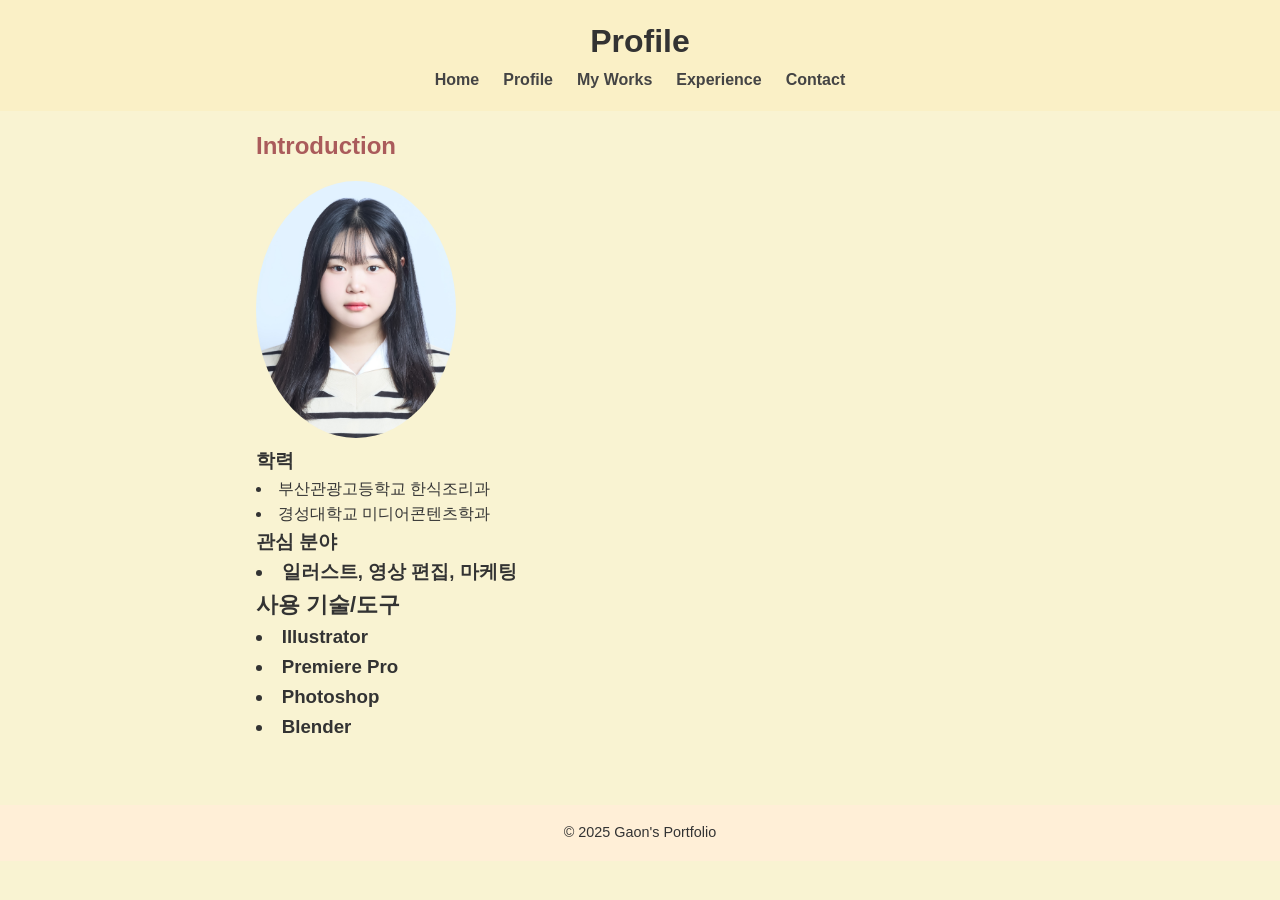
<file: about.html>
<!DOCTYPE html>
<html lang="ko">
<head>
  <meta charset="UTF-8"/>
  <meta name="viewport" content="width=device-width, initial-scale=1.0"/>
  <title>Profile</title>
  <link rel="stylesheet" href="style.css"/>
</head>
<body>
  <header>
    <h1>Profile</h1>
    <nav>
      <a href="index.html">Home</a>
      <a href="about.html">Profile</a>
      <a href="works.html">My Works</a>
      <a href="experience.html">Experience</a>
      <a href="contact.html">Contact</a>
    </nav>
  </header>
  <main class="section">
    <h2>Introduction</h2><img src="증사.jpg" alt="가온 사진" style="width:200px; border-radius:50%;" />
    <h3>학력</h3>
    <li>부산관광고등학교 한식조리과
    <li>경성대학교 미디어콘텐츠학과
    <h3>관심 분야  
    <li>일러스트, 영상 편집, 마케팅
    <h3>사용 기술/도구</h3>
      <li>Illustrator
      <li>Premiere Pro
      <li>Photoshop
      <li>Blender
    </ul>
  </main>




  <footer>© 2025 Gaon's Portfolio</footer>
</body>
</html>
</file>
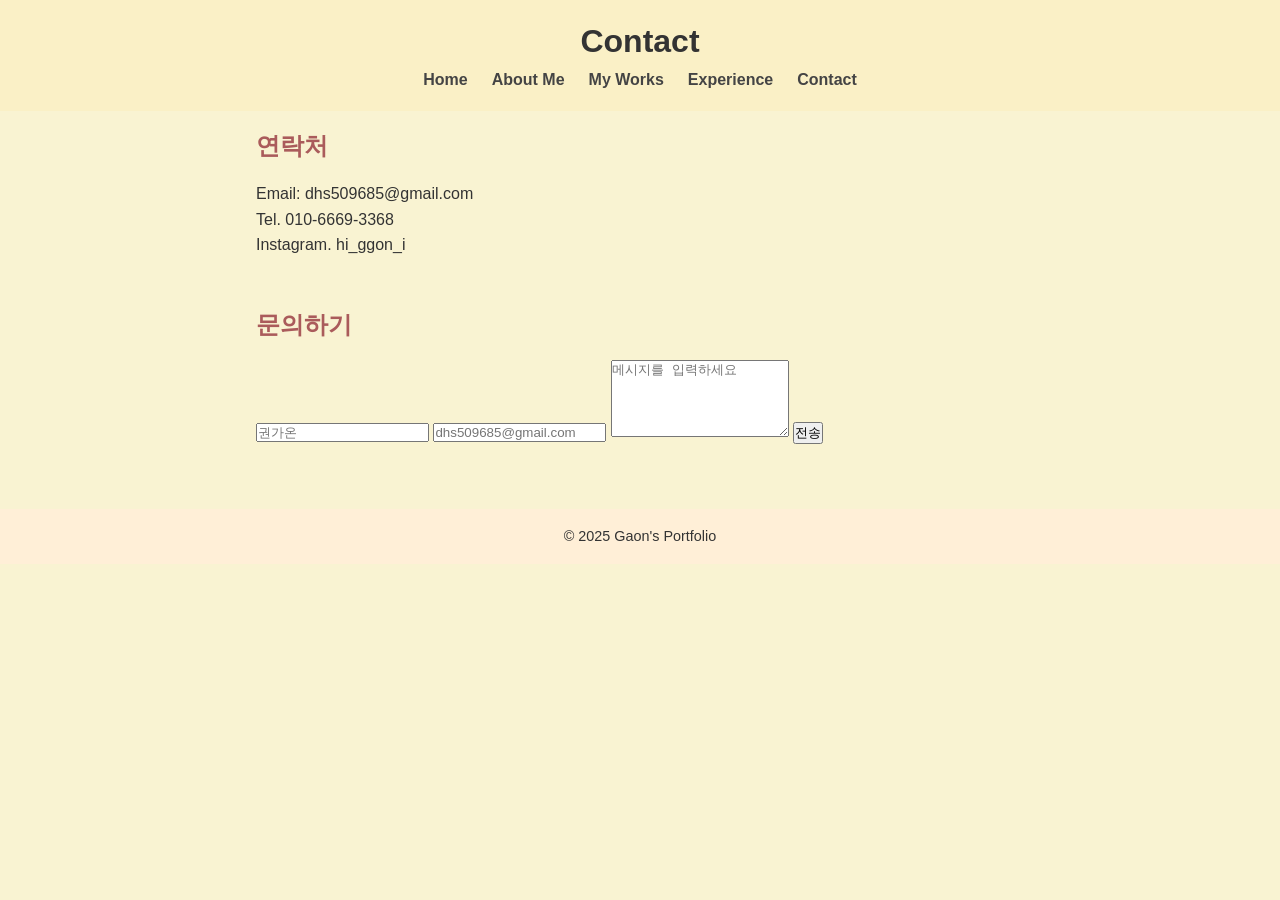
<file: contact.html>
<!DOCTYPE html>
<html lang="ko">
<head>
  <meta charset="UTF-8"/>
  <meta name="viewport" content="width=device-width, initial-scale=1.0"/>
  <title>Contact</title>
  <link rel="stylesheet" href="style.css"/>
</head>
<body>
  <header>
    <h1>Contact</h1>
    <nav>
      <a href="index.html">Home</a>
      <a href="about.html">About Me</a>
      <a href="works.html">My Works</a>
      <a href="experience.html">Experience</a>
      <a href="contact.html">Contact</a>
    </nav>
  </header>
  <main>
    <section class="section">
      <h2>연락처</h2>
      <p>Email: dhs509685@gmail.com</p>
      <p>Tel. 010-6669-3368</p>
      <p>Instagram. hi_ggon_i</p>
      </p>
    </section>
    <section class="section">
      <h2>문의하기</h2>
      <form action="#" method="POST">
        <input type="text" name="name" placeholder="권가온" required />
        <input type="email" name="email" placeholder="dhs509685@gmail.com" required />
        <textarea name="message" rows="5" placeholder="메시지를 입력하세요" required></textarea>
        <button type="submit">전송</button>
      </form>
    </section>
  </main>
  <footer>© 2025 Gaon's Portfolio</footer>
</body>
</html>
</file>
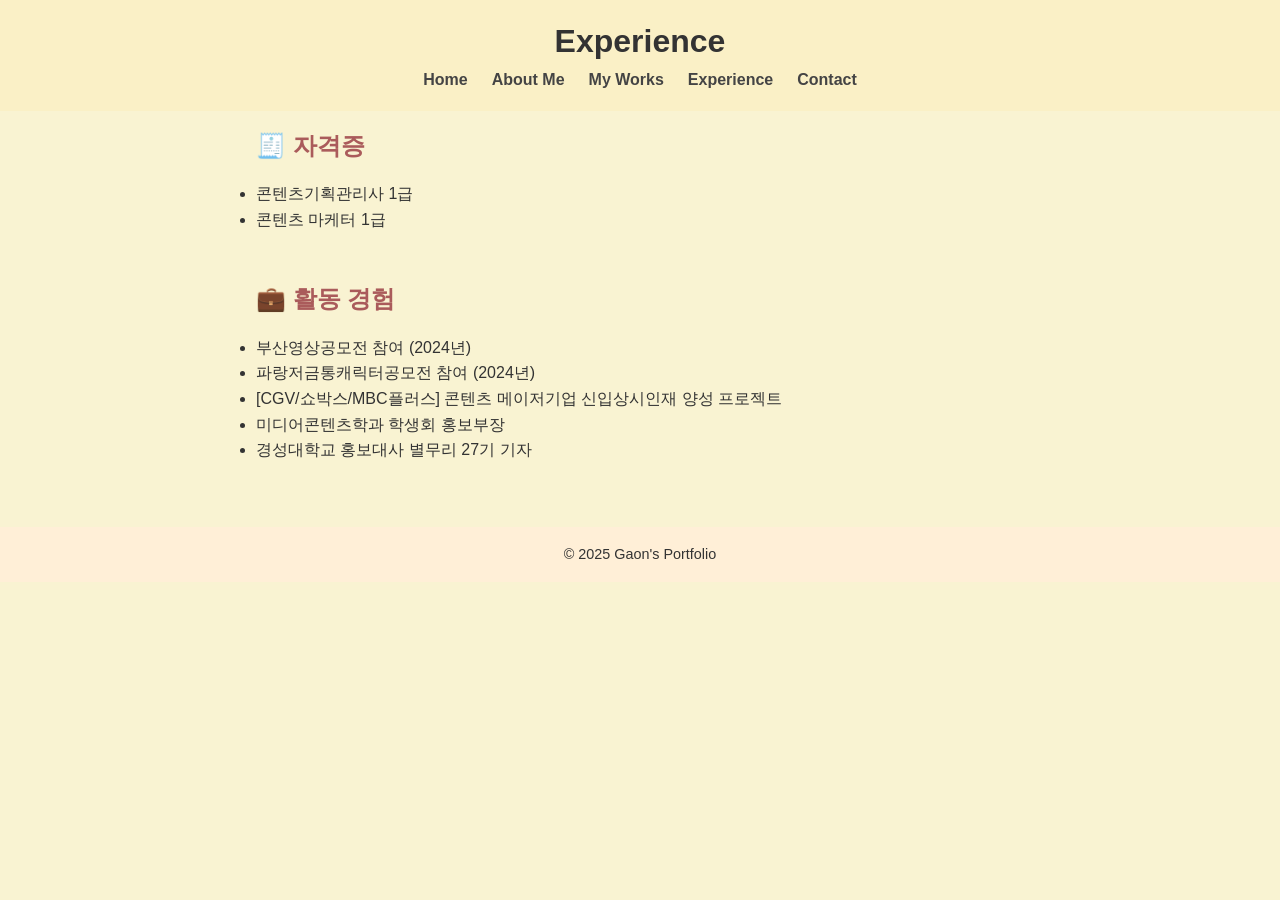
<file: experience.html>
<!DOCTYPE html>
<html lang="ko">
<head>
  <meta charset="UTF-8"/>
  <meta name="viewport" content="width=device-width, initial-scale=1.0"/>
  <title>Experience</title>
  <link rel="stylesheet" href="style.css"/>
</head>
<body>
  <header>
    <h1>Experience</h1>
    <nav>
      <a href="index.html">Home</a>
      <a href="about.html">About Me</a>
      <a href="works.html">My Works</a>
      <a href="experience.html">Experience</a>
      <a href="contact.html">Contact</a>
    </nav>
  </header>
  <main>
    <section class="section">
      <h2>🧾 자격증</h2>
      <ul>
        <li>콘텐츠기획관리사 1급</li>
        <li>콘텐츠 마케터 1급</li>
        <!-- 추가 자격증 -->
      </ul>
    </section>
    <section class="section">
      <h2>💼 활동 경험</h2>
      <ul>
        <li>부산영상공모전 참여 (2024년)</li>
        <li>파랑저금통캐릭터공모전 참여 (2024년)</li>
        <li>[CGV/쇼박스/MBC플러스] 콘텐츠 메이저기업 신입상시인재 양성 프로젝트</li>
        <li>미디어콘텐츠학과 학생회 홍보부장</li>
        <li>경성대학교 홍보대사 별무리 27기 기자</li>
        <!-- 추가 활동 -->
      </ul>
    </section>
  </main>
  <footer>© 2025 Gaon's Portfolio</footer>
</body>
</html>
</file>
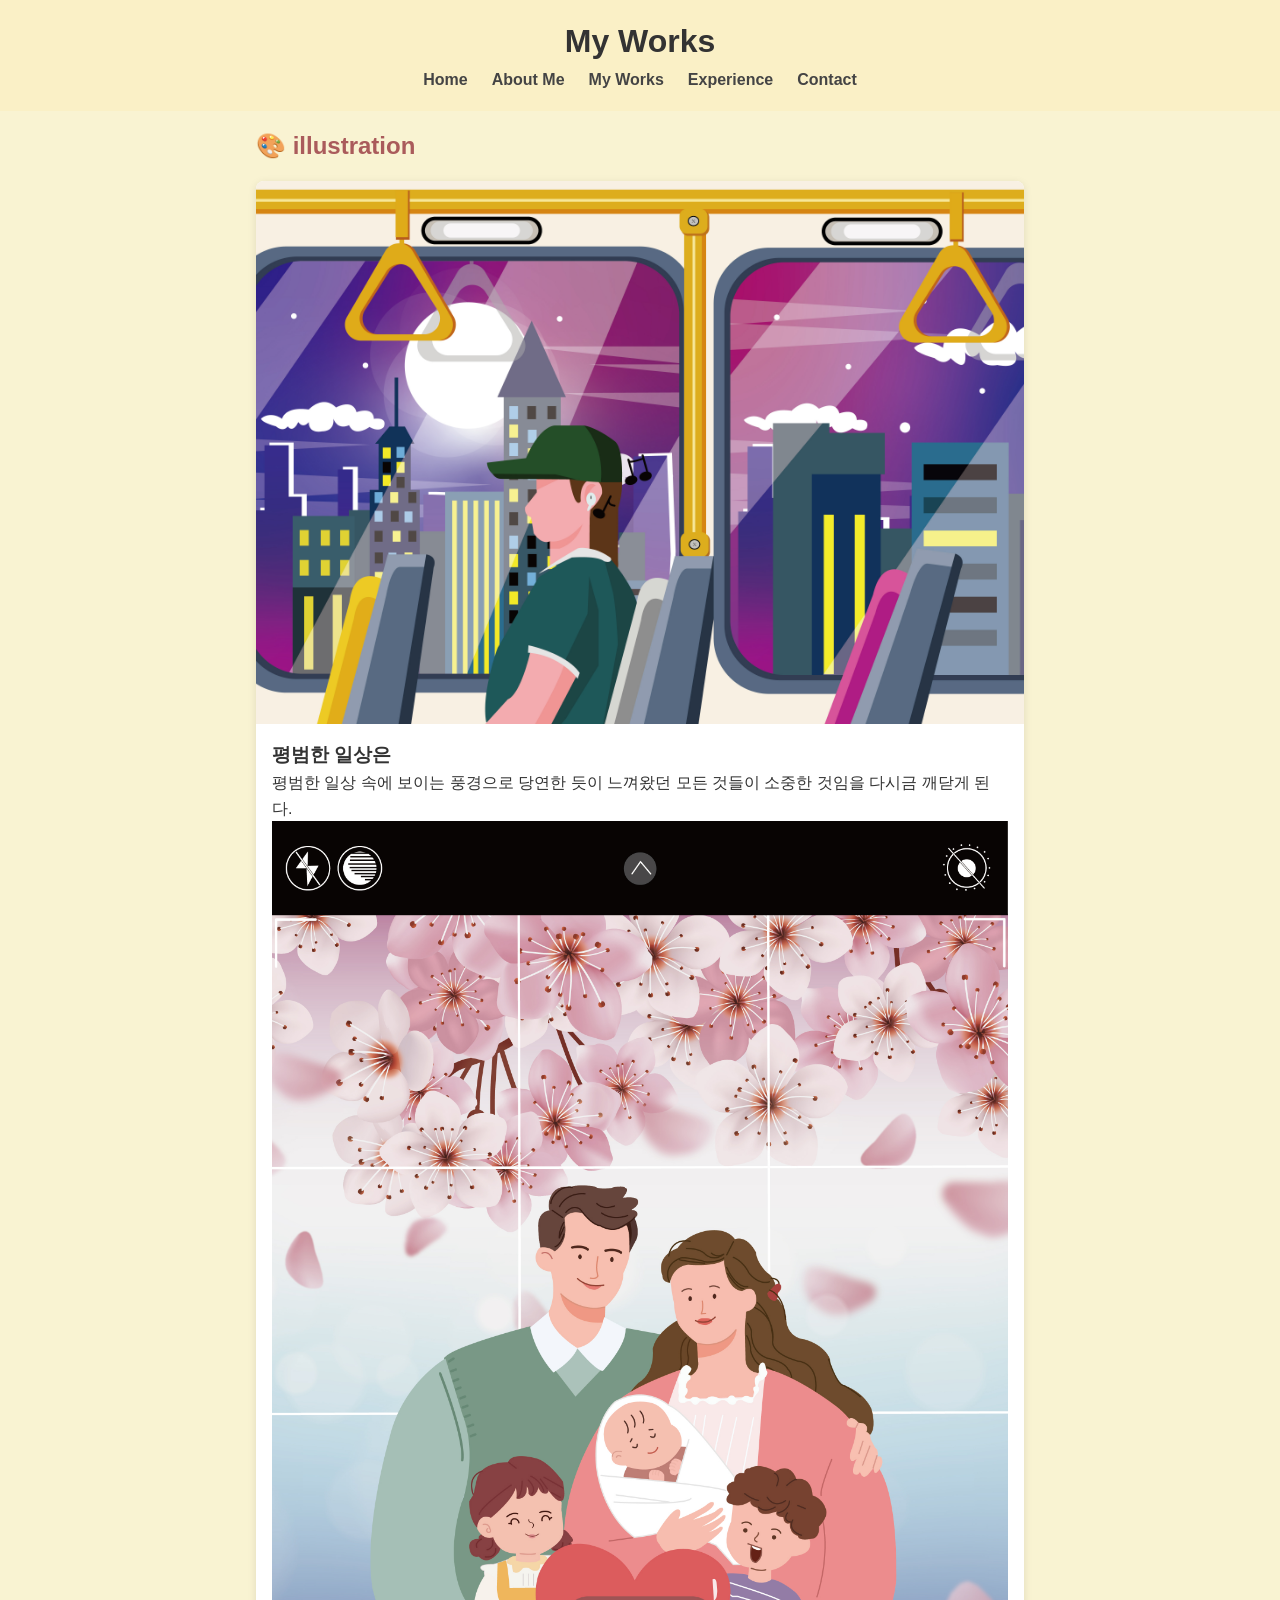
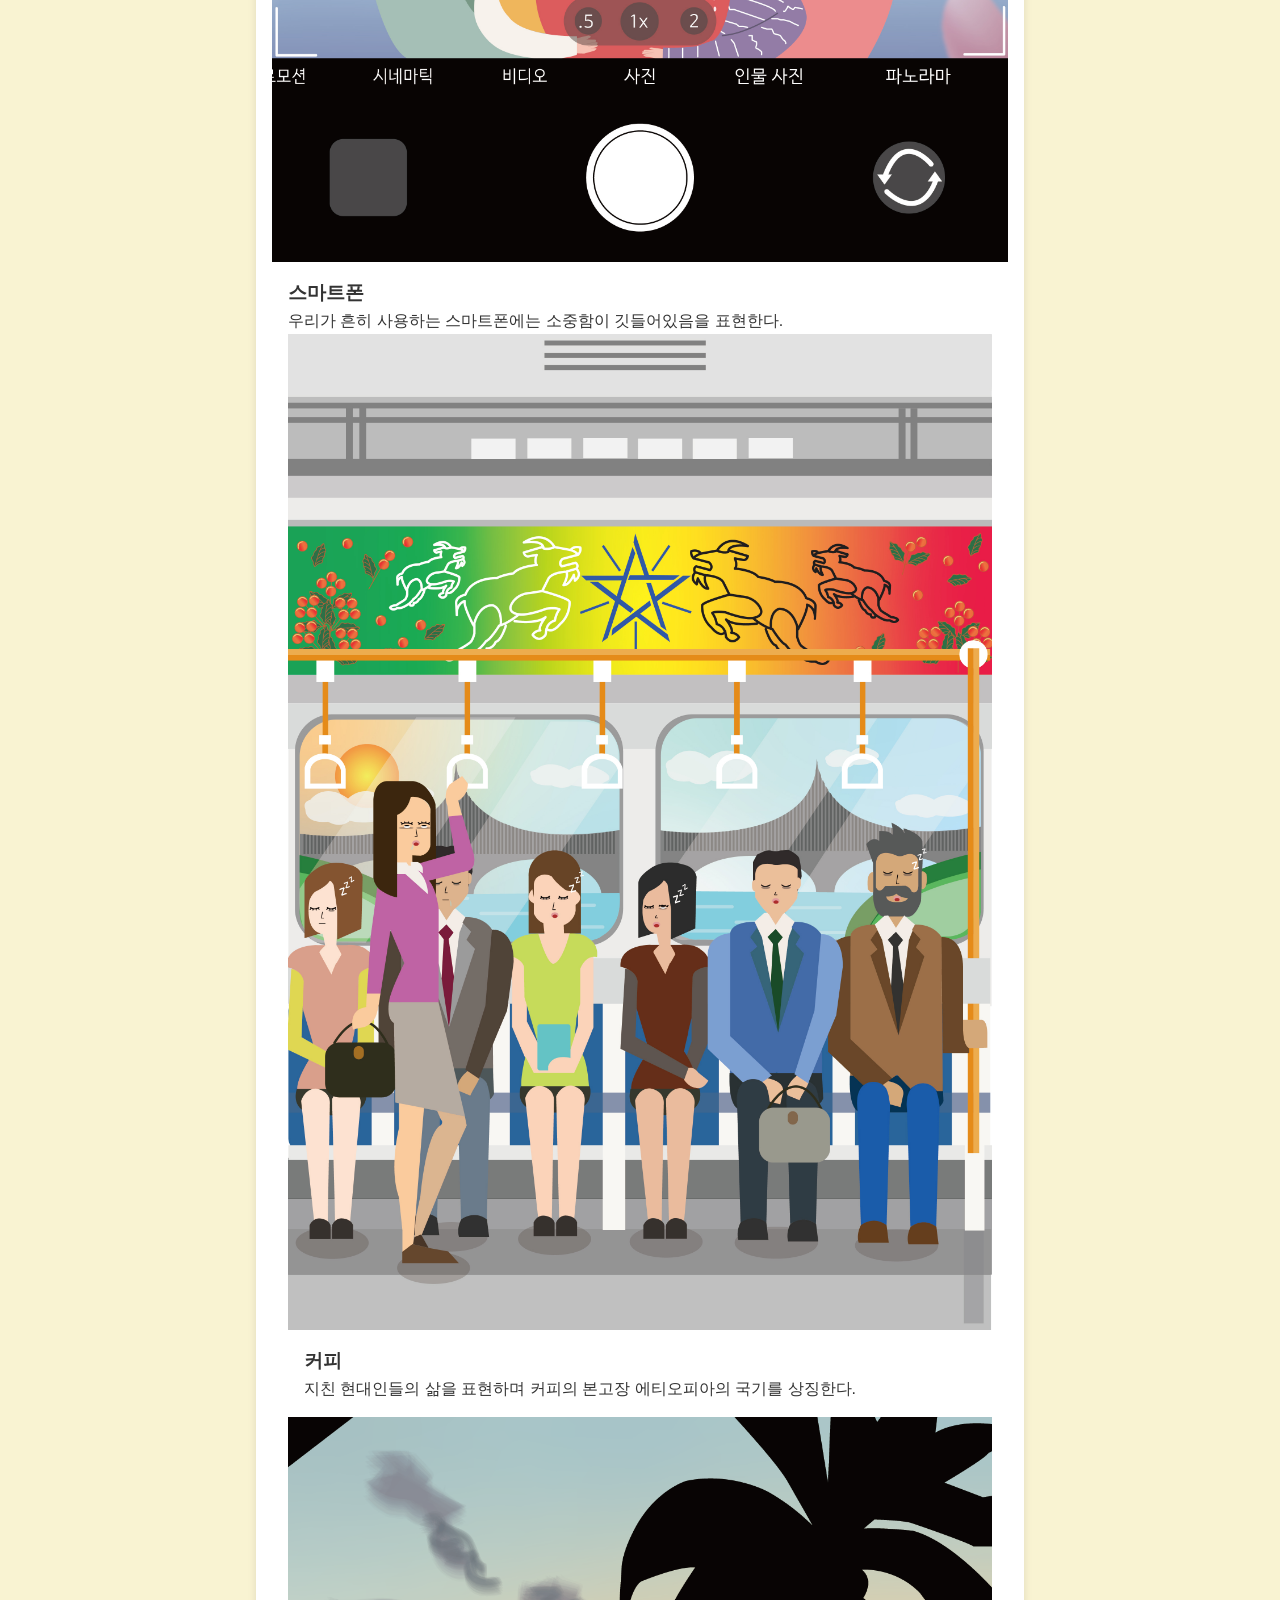
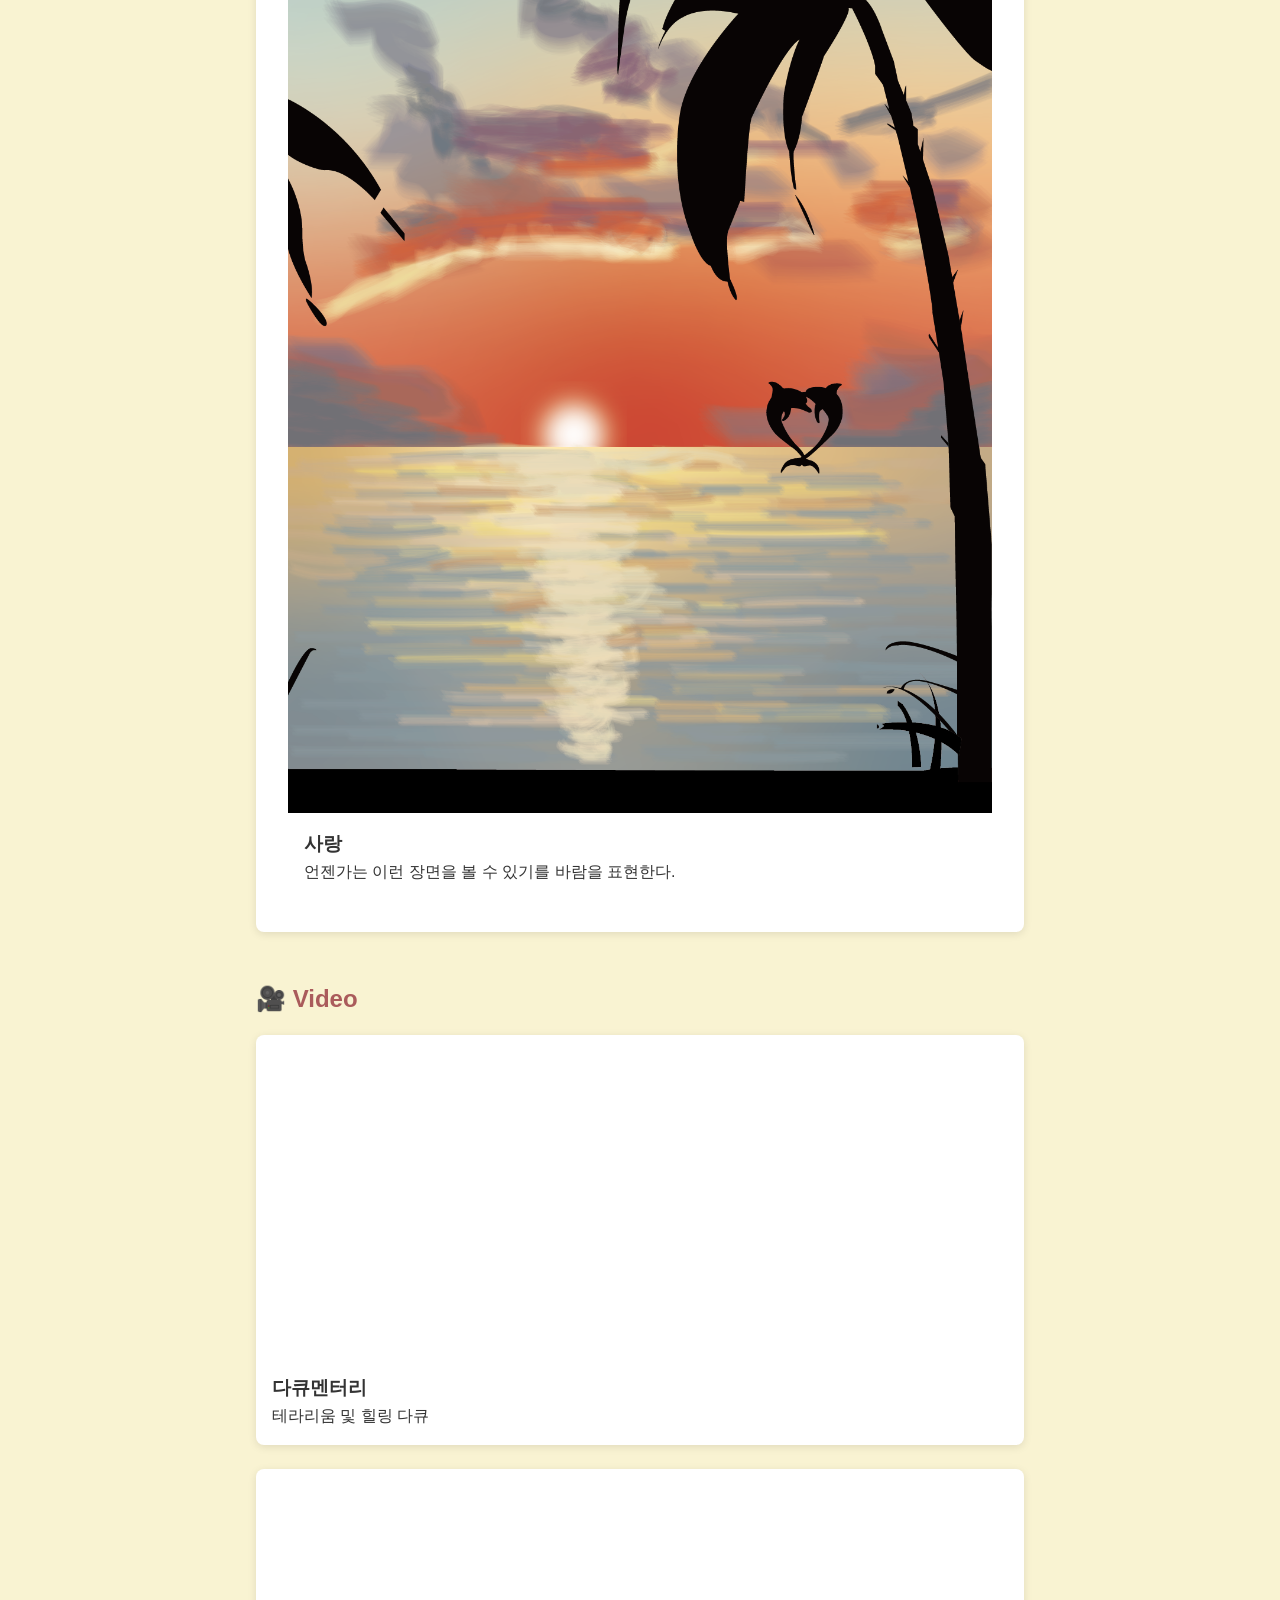
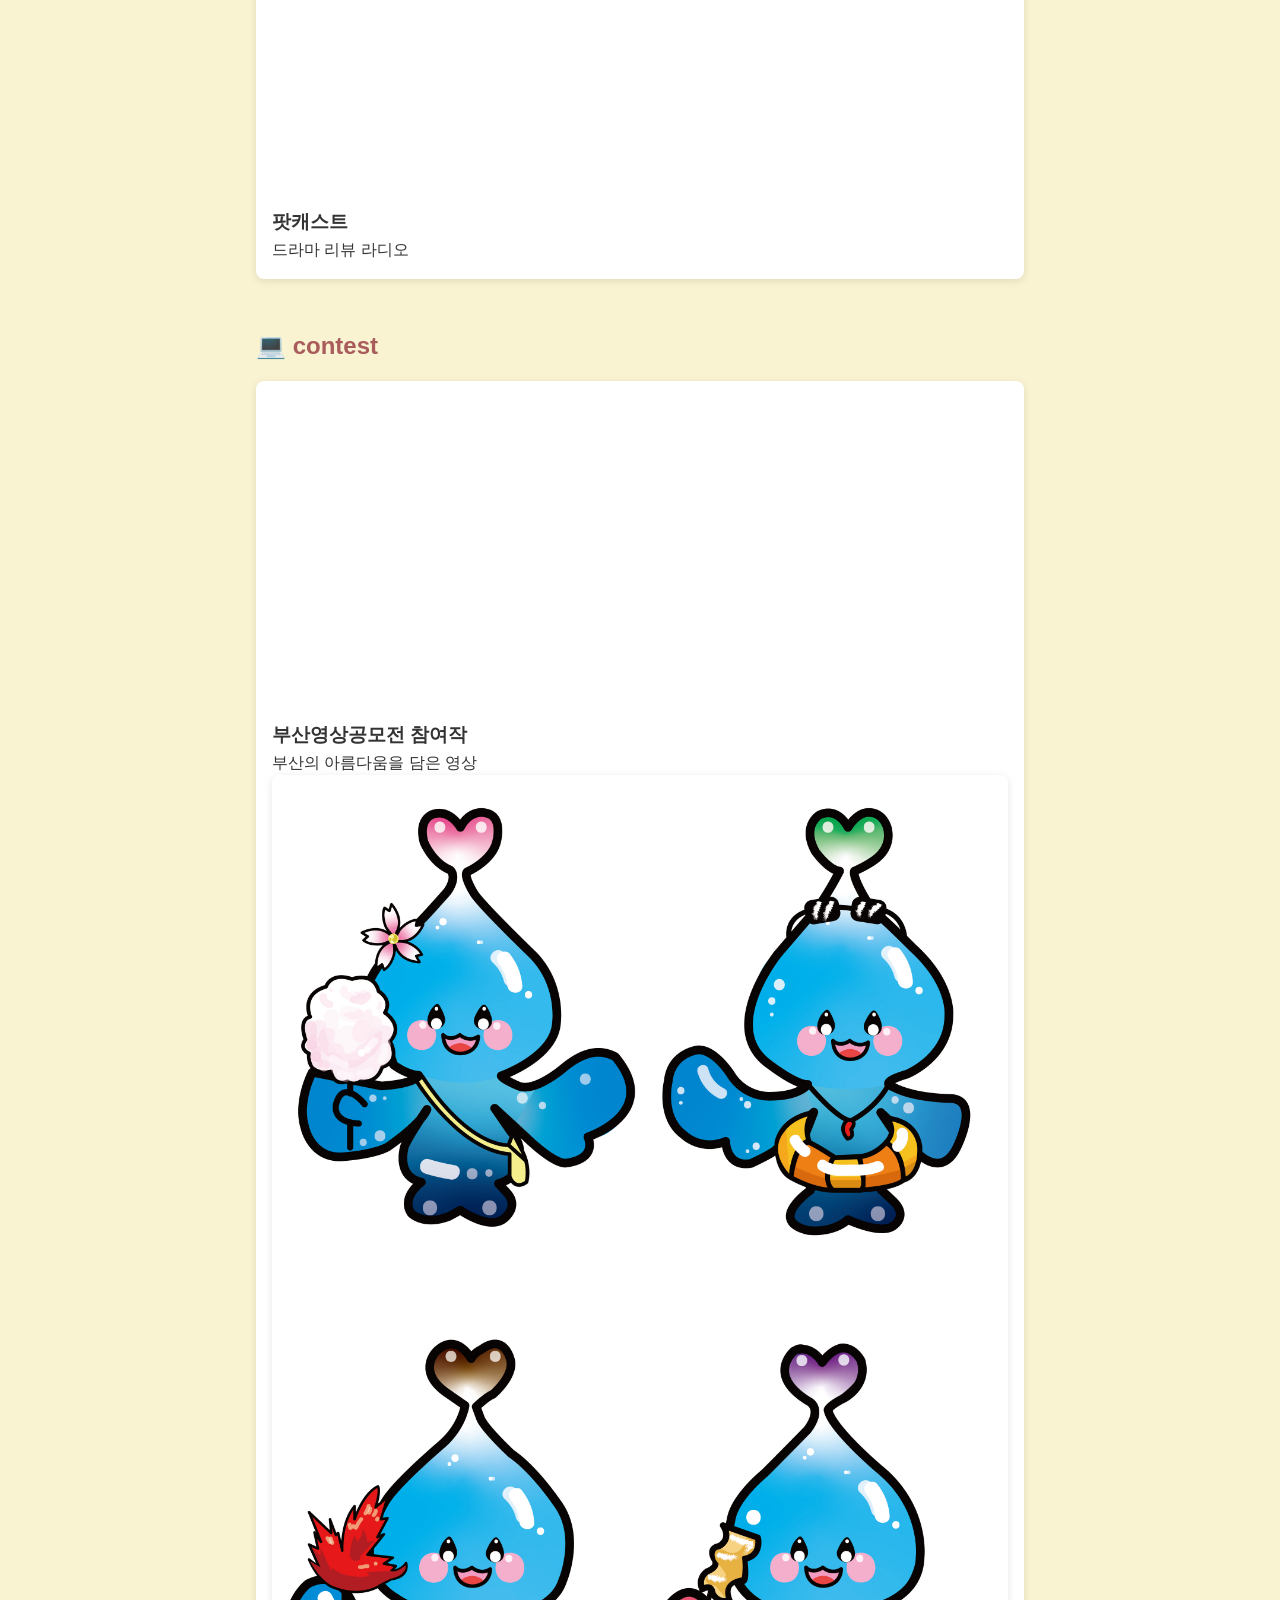
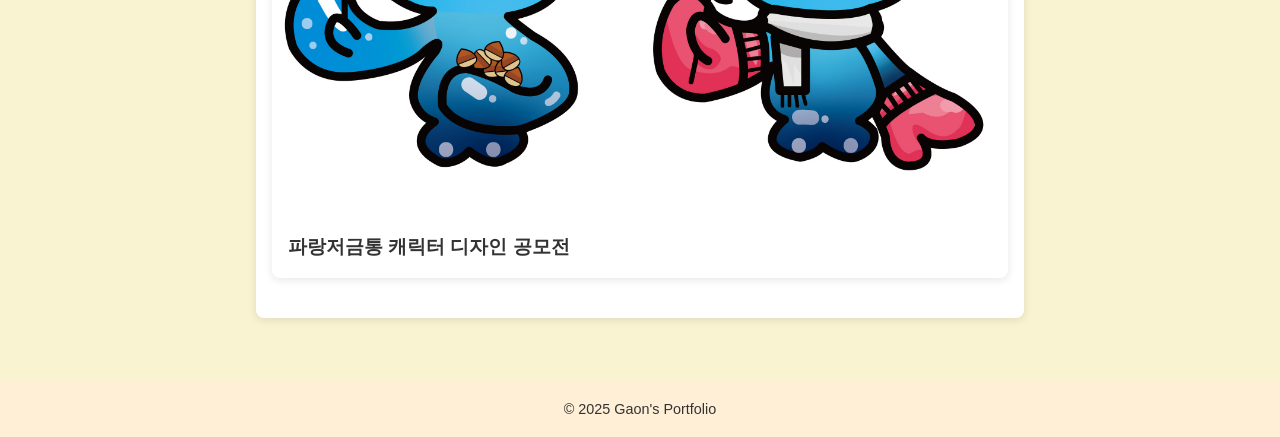
<file: works.html>
<!DOCTYPE html>
<html lang="ko">
<head>
  <meta charset="UTF-8"/>
  <meta name="viewport" content="width=device-width, initial-scale=1.0"/>
  <title>My Works</title>
  <link rel="stylesheet" href="style.css"/>
</head>
<body>
  <header>
    <h1>My Works</h1>
    <nav>
      <a href="index.html">Home</a>
      <a href="about.html">About Me</a>
      <a href="works.html">My Works</a>
      <a href="experience.html">Experience</a>
      <a href="contact.html">Contact</a>
    </nav>
  </header>
  <main>
    <section class="section">
      <h2>🎨 illustration</h2>
      <div class="card">
        <img src="대중교통_권가온.jpg" alt="일러스트1" />
        <div class="card-content">
          <h3>평범한 일상은</h3>
          <p>평범한 일상 속에 보이는 풍경으로 당연한 듯이 느껴왔던 모든 것들이 소중한 것임을 다시금 깨닫게 된다. </p>
          <img src="스마트폰_권가온.jpg" alt="일러스트1" />
        <div class="card-content">
          <h3>스마트폰</h3>
          <p>우리가 흔히 사용하는 스마트폰에는 소중함이 깃들어있음을 표현한다.  </p>
        <img src="권가온_커피.jpg" alt="일러스트1" />
        <div class="card-content">
          <h3>커피</h3>
          <p>지친 현대인들의 삶을 표현하며 커피의 본고장 에티오피아의 국기를 상징한다. </p>
      </div>  <img src="대지 1.png" alt="일러스트1" />
        <div class="card-content">
          <h3>사랑</h3>
          <p>언젠가는 이런 장면을 볼 수 있기를 바람을 표현한다. </p>
      <!-- 추가 이미지 card -->
    </section>

    <section class="section">
      <h2>🎥 Video</h2>
      <div class="card">
       <iframe width="560" height="315" src="https://www.youtube.com/embed/7V6UA11cGlU?si=ZfB1RTiOzvnFe8AL" title="YouTube video player" frameborder="0" allow="accelerometer; autoplay; clipboard-write; encrypted-media; gyroscope; picture-in-picture; web-share" referrerpolicy="strict-origin-when-cross-origin" allowfullscreen></iframe>
        <div class="card-content">
          <h3>다큐멘터리</h3>
          <p>테라리움 및 힐링 다큐</p>
        </div>
      </div>
      <div class="card">
       <iframe width="560" height="315" src="https://www.youtube.com/embed/_9eduD2c-CM?si=mpIia_rFN5s9tHWr" title="YouTube video player" frameborder="0" allow="accelerometer; autoplay; clipboard-write; encrypted-media; gyroscope; picture-in-picture; web-share" referrerpolicy="strict-origin-when-cross-origin" allowfullscreen></iframe>
        <div class="card-content">
          <h3>팟캐스트</h3>
          <p>드라마 리뷰 라디오</p>
    </section>

    <section class="section">
      <h2>💻 contest</h2>
      <div class="card">
      <iframe width="560" height="315" src="https://www.youtube.com/embed/wWDSvsyBMPA?si=HX8JU1xTiBOR07kv" title="YouTube video player" frameborder="0" allow="accelerometer; autoplay; clipboard-write; encrypted-media; gyroscope; picture-in-picture; web-share" referrerpolicy="strict-origin-when-cross-origin" allowfullscreen></iframe>
        <div class="card-content">
          <h3>부산영상공모전 참여작</h3>
           <p>부산의 아름다움을 담은 영상</p>
    <div class="card">
        <img src="응용형.jpg" />
        <div class="card-content">
          <h3>파랑저금통 캐릭터 디자인 공모전</h3>
  </main>
  <footer>© 2025 Gaon's Portfolio</footer>
</body>
</html>
</file>
<file: style.css>
/* 기본 리셋 */
* {
  margin: 0;
  padding: 0;
  box-sizing: border-box;
}
body {
  font-family: 'Pretendard', sans-serif;
  line-height: 1.6;
  color: #333;
  background: #f9f3d2;
}
header {
  position: sticky;
  top: 0;
  background: rgba(250, 240, 198, 0.95);
  backdrop-filter: blur(10px);
  padding: 1rem 0;
  text-align: center;
  z-index: 10;
}
nav {
  display: flex;
  justify-content: center;
  gap: 1.5rem;
}
nav a {
  text-decoration: none;
  color: #444;
  font-weight: 600;
  position: relative;
}
nav a::after {
  content: '';
  display: block;
  height: 2px;
  background: transparent;
  transition: background 0.3s;
}
nav a:hover::after {
  background: #fc8989;
  width: 100%;
}

/* 히어로 섹션 */
.hero {
  position: relative;
  height: 70vh;
  background: url('header-bg.jpg') center/cover no-repeat;
  display: flex;
  align-items: center;
  justify-content: center;
  margin-bottom: 3rem;
}
.hero::before {
  content: '';
  position: absolute;
  inset: 0;
  background: linear-gradient(to bottom, rgba(0,0,0,0.5), rgba(0,0,0,0.2));
}
.hero-content {
  position: relative;
  text-align: center;
  color: #fff;
  max-width: 700px;
  padding: 0 1rem;
}
.hero-content h1 {
  font-size: clamp(2.5rem, 6vw, 4rem);
  font-weight: 900;
  margin-bottom: 0.5rem;
  letter-spacing: 1px;
}
.hero-content p {
  font-size: clamp(1rem, 2.5vw, 1.3rem);
  opacity: 0.9;
}

/* 본문 & 섹션 기본 설정 */
main {
  max-width: 800px;
  margin: auto;
  padding: 1rem;
}
.section {
  margin-bottom: 3rem;
}
h2 {
  color: #aa5b5b;
  margin-bottom: 1rem;
}
.card {
  background: #fff;
  border-radius: 8px;
  box-shadow: 0 2px 8px rgba(0,0,0,0.1);
  overflow: hidden;
  margin-bottom: 1.5rem;
}
.card img {
  width: 100%;
  display: block;
}
.card-content {
  padding: 1rem;
}
footer {
  text-align: center;
  padding: 1rem;
  background: #ffefd7;
  font-size: 0.9rem;
}
</file>
